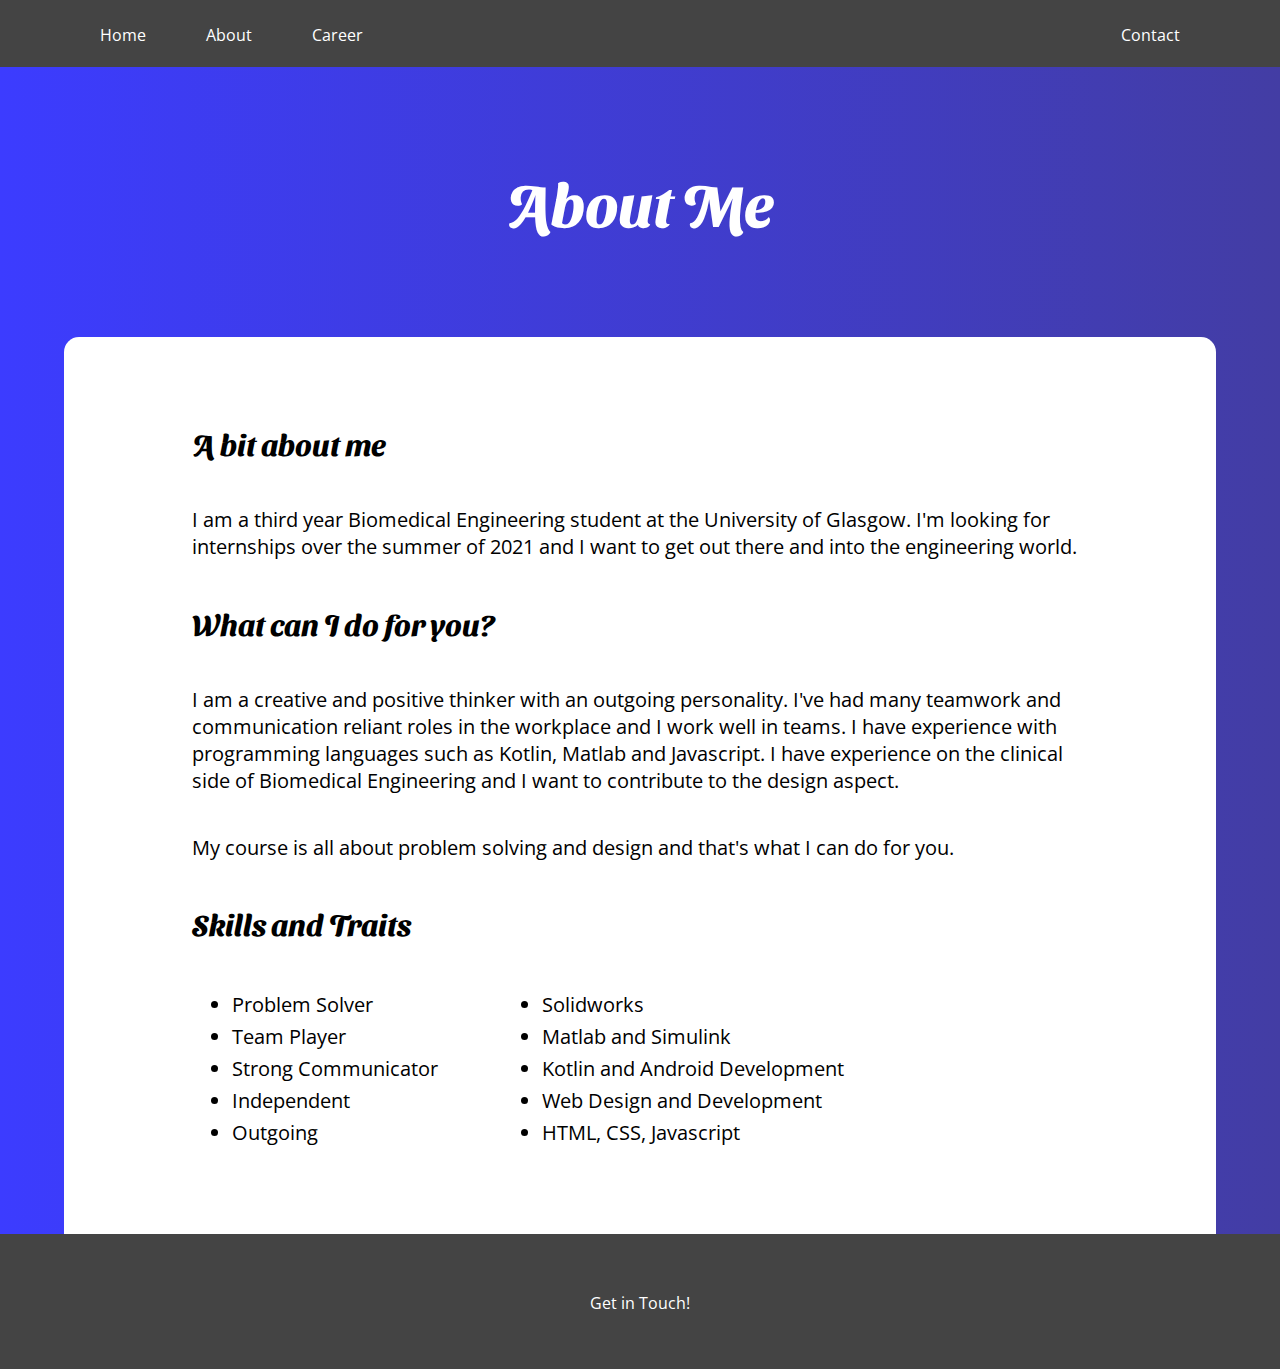
<file: public/about.html>
<!DOCTYPE html>
<html>
<head>
	<title>About</title>
	<link rel="stylesheet" type="text/css" href="style.css">
	<link href="https://fonts.googleapis.com/css2?family=Open+Sans:wght@600&display=swap" rel="stylesheet">
	<link href="https://fonts.googleapis.com/css2?family=Sansita+Swashed:wght@700&display=swap" rel="stylesheet">
</head>
<body>
	<header>
        <nav class="nav-menu">
        	<ul class="menu">
                <li class="left menu-item">
                    <a href="index.html">Home</a>
                </li>
        		<li class="menu-item">
        			<a href="about.html">About</a>
        		</li>
        		<li class="menu-item">
        			<a href="career.html">Career</a>
        		</li>
        		<li class="right menu-item">
        			<a href="contact.html">Contact</a>
        		</li>
        	</ul>
        </nav>
        <div class="container container-small">
              <div class="fade-in">
                    <h1 class="container-header">About Me</h1>
              </div>
		</div>
    </header>
    <div class="main">
        <h2>A bit about me</h2>
        <p>I am a third year Biomedical Engineering student at the University of Glasgow. I'm looking for internships over the summer of 2021 and I want to get out there and into the engineering world.</p>
    	<h2>What can I do for you?</h2>
        <p>I am a creative and positive thinker with an outgoing personality. I've had many teamwork and communication reliant roles in the workplace and I work well in teams. I have experience with programming languages such as Kotlin, Matlab and Javascript. I have experience on the clinical side of Biomedical Engineering and I want to contribute to the design aspect.</p>
        <p>My course is all about problem solving and design and that's what I can do for you.</p>
        <h2>Skills and Traits</h2>
        <div class="flex-container flex-container-about">
            <ul>
                <li class="sports-list-item">Problem Solver</li>
                <li class="sports-list-item">Team Player</li>
                <li class="sports-list-item">Strong Communicator</li>
                <li class="sports-list-item">Independent</li>
                <li class="sports-list-item">Outgoing</li>
            </ul>
            <ul class="video-spacer-right">
                <li class="sports-list-item">Solidworks</li>
                <li class="sports-list-item">Matlab and Simulink</li>
                <li class="sports-list-item">Kotlin and Android Development</li>
                <li class="sports-list-item">Web Design and Development</li>
                <li class="sports-list-item">HTML, CSS, Javascript</li>
            </ul>
        </div>
    </div>
    <footer>
            <div>
                  <a class="footer-text">Get in Touch!</a>
            </div>
        </footer>
</body>
</html>
</file>
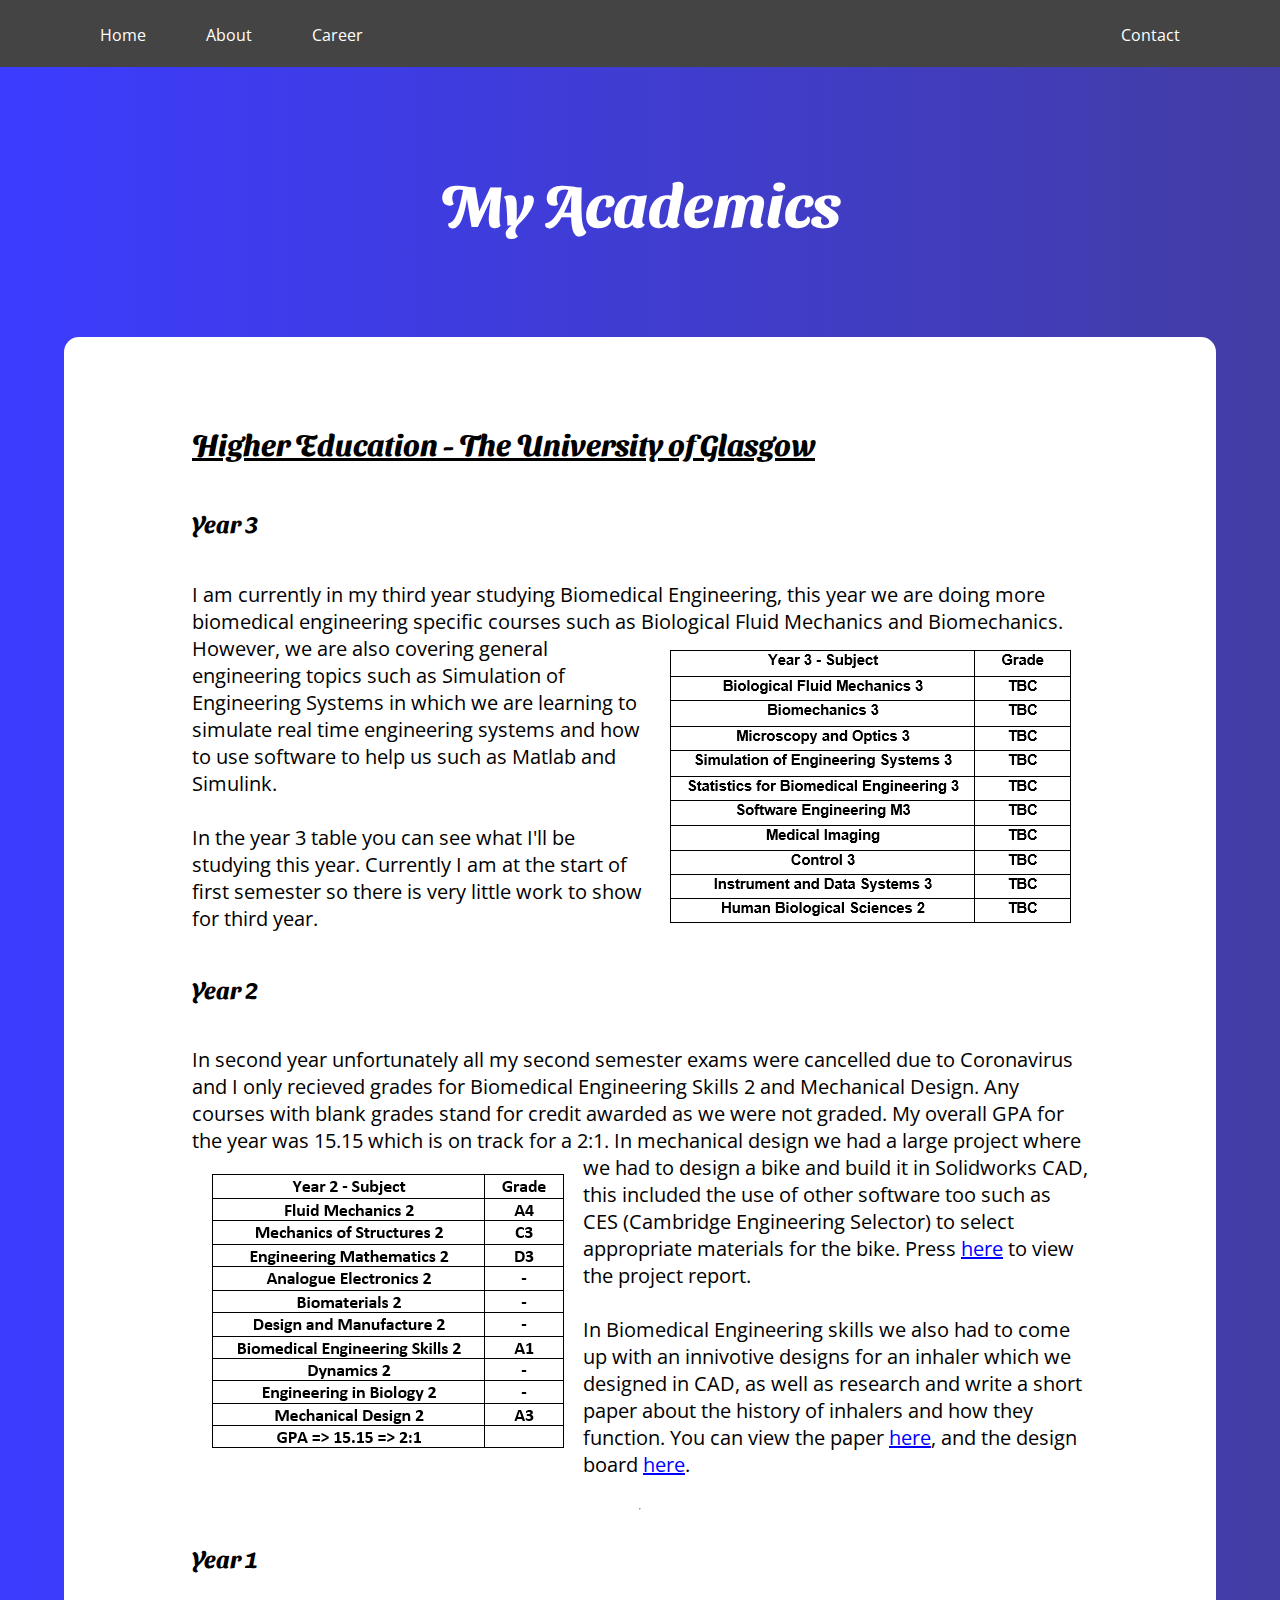
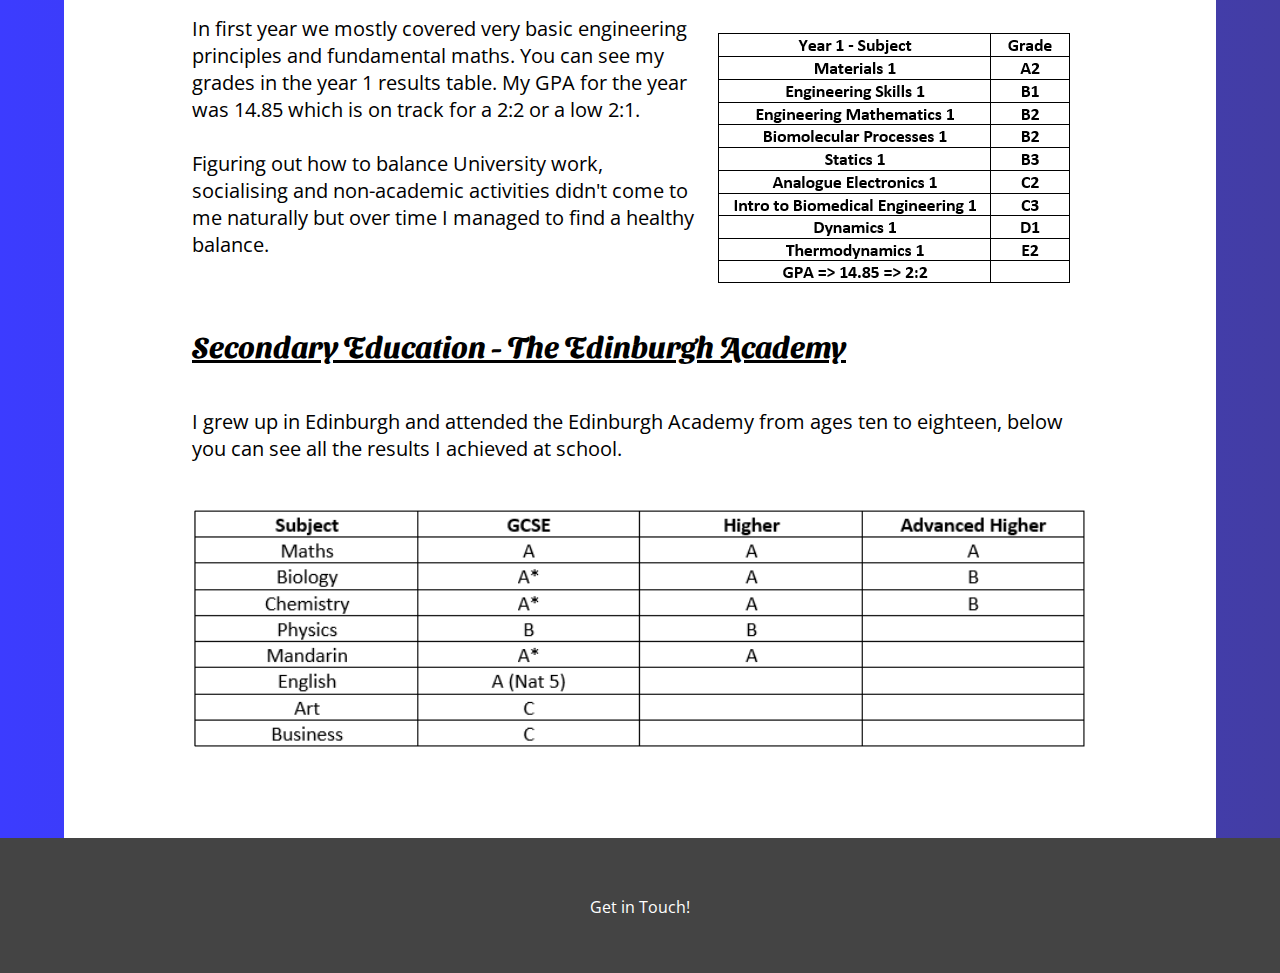
<file: public/academics.html>
<!DOCTYPE html>
<html>
<head>
	<title>Academics</title>
	<link rel="stylesheet" type="text/css" href="style.css">
	<link href="https://fonts.googleapis.com/css2?family=Open+Sans:wght@600&display=swap" rel="stylesheet">
	<link href="https://fonts.googleapis.com/css2?family=Sansita+Swashed:wght@700&display=swap" rel="stylesheet">
</head>
<body>
	<header>
        <nav class="nav-menu">
        	<ul class="menu">
                <li class="left menu-item">
                    <a href="index.html">Home</a>
                </li>
        		<li class="menu-item">
        			<a href="about.html">About</a>
        		</li>
        		<li class="menu-item">
        			<a href="career.html">Career</a>
        		</li>
        		<li class="right menu-item">
        			<a href="contact.html">Contact</a>
        		</li>
        	</ul>
        </nav>
        <div class="container container-small">
            <div class="fade-in">
                <h1 class="container-header">My Academics</h1>
            </div>
		</div>
    </header>
    <div class="main">
    	<h2><u>Higher Education - The University of Glasgow</u></h2>
    	<h3>Year 3</h3>
    	<div>
    		<p>I am currently in my third year studying Biomedical Engineering, this year we are doing more biomedical engineering specific courses such as Biological Fluid Mechanics and Biomechanics. However,<img class="float-right" src="./tables/year_3.PNG"> we are also covering general engineering topics such as Simulation of Engineering Systems in which we are learning to simulate real time engineering systems and how to use software to help us such as Matlab and Simulink.<br><br>
    		In the year 3 table you can see what I'll be studying this year. Currently I am at the start of first semester so there is very little work to show for third year.</p>
    	</div>
    	<h3>Year 2</h3>
    	<div>
    		<p>In second year unfortunately all my second semester exams were cancelled due to Coronavirus and I only recieved grades for Biomedical Engineering Skills 2 and Mechanical Design. Any courses with blank grades stand for credit awarded as we were not graded. My overall GPA for the year was 15.15 which is on track for a 2:1. In mechanical design we had a large project where we had to design a bike and build it in Solidworks CAD,<img class="float-left" src="./tables/year_2.PNG"> this included the use of other software too such as CES (Cambridge Engineering Selector) to select appropriate materials for the bike. Press <a class="embedded-link" href="./pdfs/MD27 - Report.pdf" target="_blank">here</a> to view the project report.<br><br>In Biomedical Engineering skills we also had to come up with an innivotive designs for an inhaler which we designed in CAD, as well as research and write a short paper about the history of inhalers and how they function. You can view the paper <a class="embedded-link" href="./pdfs/Inhaler report - Finlay McAndrew.pdf" target="_blank">here</a>, and the design board <a class="embedded-link" href="./pdfs/Design board - Finlay McAndrew.pdf" target="_blank">here</a>.</p>
    	</div>
    	<hr>
    	<h3>Year 1</h3>
    	<div>
    		<p><img class="float-right" src="./tables/year_1.PNG">In first year we mostly covered very basic engineering principles and fundamental maths. You can see my grades in the year 1 results table. My GPA for the year was 14.85 which is on track for a 2:2 or a low 2:1. <br><br> 
    		Figuring out how to balance University work, socialising and non-academic activities didn't come to me naturally but over time I managed to find a healthy balance.
    		</p>
    	</div>
    	<h2><u>Secondary Education - The Edinburgh Academy</u></h2>
    	<p>I grew up in Edinburgh and attended the Edinburgh Academy from ages ten to eighteen, below you can see all the results I achieved at school.</p>
    	<img class="high-school-table centre-img" src="./tables/high_school.PNG">
    </div>
    <footer>
        <div>
            <a class="footer-text" href="contact.html">Get in Touch!</a>
        </div>
    </footer>
</body>
</html>
</file>
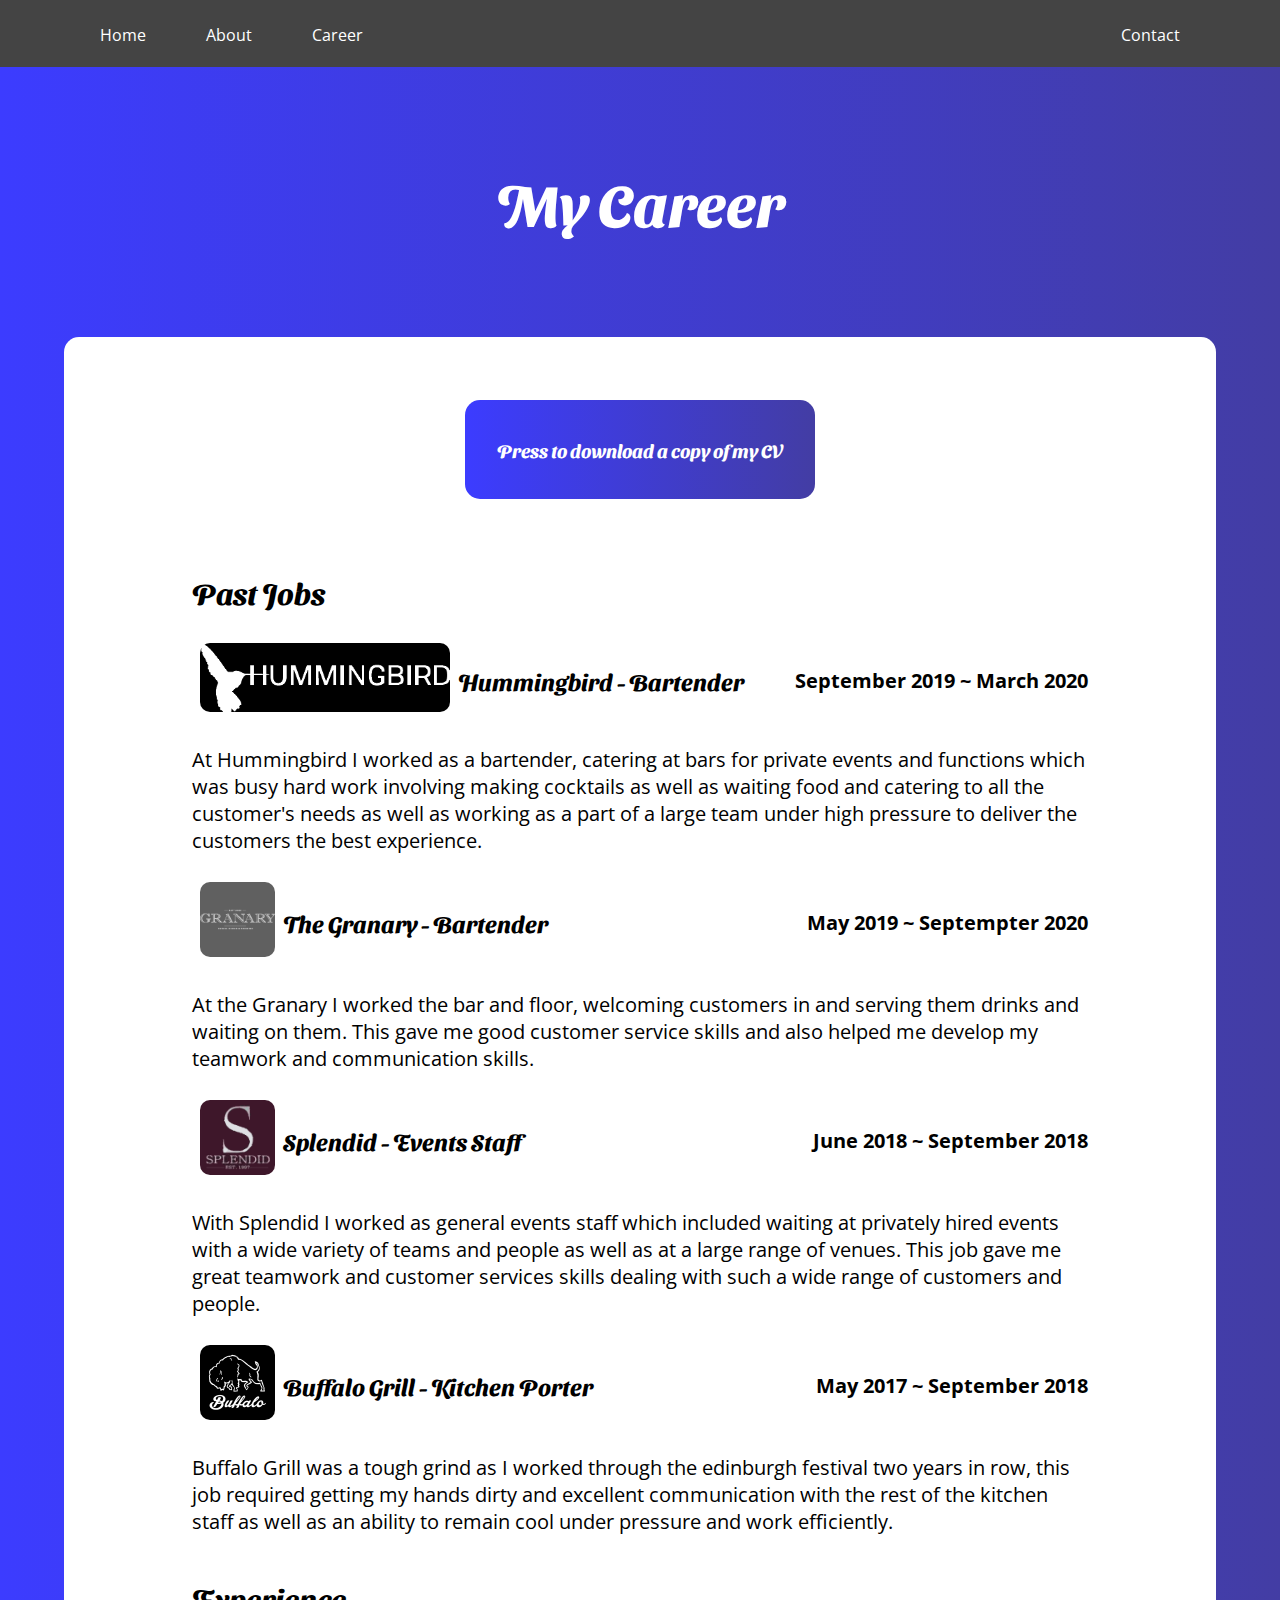
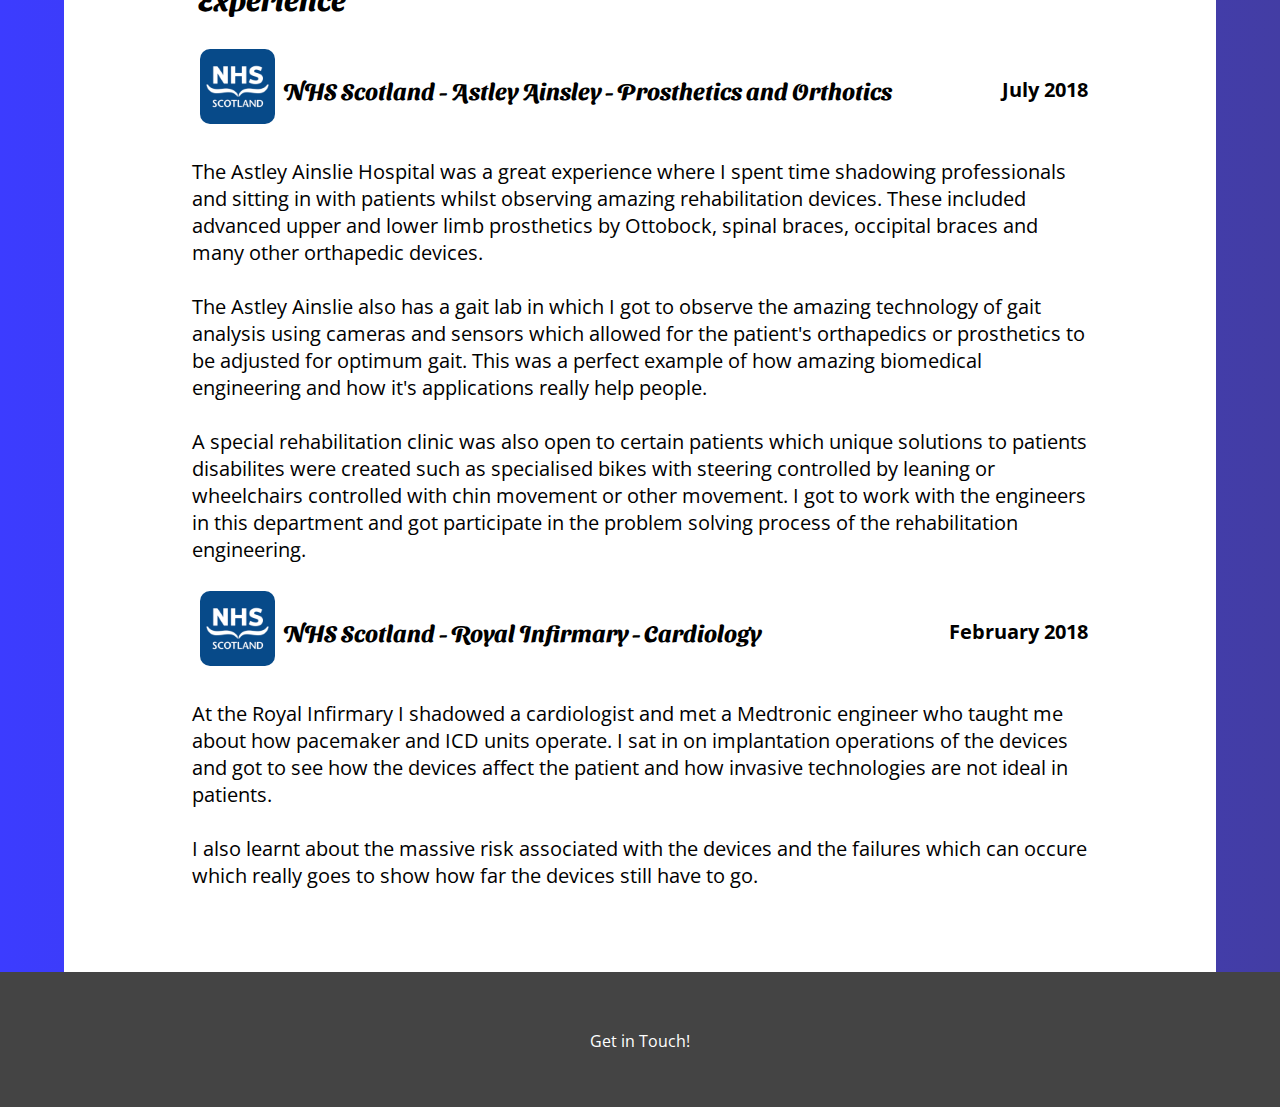
<file: public/career.html>
<!DOCTYPE html>
<html>
<head>
	<title>Career</title>
	<link rel="stylesheet" type="text/css" href="style.css">
	<link href="https://fonts.googleapis.com/css2?family=Open+Sans:wght@600&display=swap" rel="stylesheet">
	<link href="https://fonts.googleapis.com/css2?family=Sansita+Swashed:wght@700&display=swap" rel="stylesheet">
</head>
<body>
	<header>
            <nav class="nav-menu">
            	<ul class="menu">
                    <li class="left menu-item">
                        <a href="index.html">Home</a>
                    </li>
            		<li class="menu-item">
            			<a href="about.html">About</a>
            		</li>
            		<li class="menu-item">
            			<a href="career.html">Career</a>
            		</li>
            		<li class="right menu-item">
            			<a href="contact.html">Contact</a>
            		</li>
            	</ul>
            </nav>
            <div class="container container-small">
                  <div class="fade-in">
                        <h1 class="container-header">My Career</h1>
                  </div>
		</div>
        </header>
        <div class="main">
        	<div class="button-link-outer">
        		<a class="button-link" href="./pdfs/Finlay McAndrew - Academic CV.pdf" target="_blank">
        			<div class="button zone">
        				<h3>Press to download a copy of my CV</h3>
        			</div>
        		</a>
        	</div>
        	<h2>Past Jobs</h2>
        	<div>
        		<div class="job-container">
                    <div>
                        <img class="side-img wide-img" src="./img/hummingbird-logo.png">
                    </div>
        			<div>
        				<h3>Hummingbird - Bartender</h3>
        			</div>
        			<div class="job-date">
        				<h4>September 2019 ~ March 2020</h4>
        			</div>
        		</div>
        		<p>
        			At Hummingbird I worked as a bartender, catering at bars for private events and functions which was busy hard work involving making cocktails as well as waiting food and catering to all the customer's needs as well as working as a part of a large team under high pressure to deliver the customers the best experience.
        		</p>
        		
        		<div class="job-container">
                    <div>
                        <img class="side-img" src="./img/the-granary-logo.jpg">
                    </div>
        			<div>
        				<h3>The Granary - Bartender</h3>
        			</div>
        			<div class="job-date">
        				<h4>May 2019 ~ Septempter 2020</h4>
        			</div>
        		</div>
        		<p>
        			At the Granary I worked the bar and floor, welcoming customers in and serving them drinks and waiting on them. This gave me good customer service skills and also helped me develop my teamwork and communication skills.
        		</p>
        		<div class="job-container">
                    <div>
                        <img class="side-img" src="./img/splendid-logo.png">
                    </div>
        			<div>
        				<h3>Splendid - Events Staff</h3>
        			</div>
        			<div class="job-date">
        				<h4>June 2018 ~ September 2018</h4>
        			</div>
        		</div>
        		<p>
        			With Splendid I worked as general events staff which included waiting at privately hired events with a wide variety of teams and people as well as at a large range of venues. This job gave me great teamwork and customer services skills dealing with such a wide range of customers and people.
        		</p>
        		<div class="job-container">
                    <div>
                        <img class="side-img" src="./img/buffalo-logo.png">
                    </div>
        			<div>
        				<h3>Buffalo Grill - Kitchen Porter</h3>
        			</div>
        			<div class="job-date">
        				<h4>May 2017 ~ September 2018</h4>
        			</div>
        		</div>
        		<p>
        			Buffalo Grill was a tough grind as I worked through the edinburgh festival two years in row, this job required getting my hands dirty and excellent communication with the rest of the kitchen staff as well as an ability to remain cool under pressure and work efficiently.
        		</p>
        	</div>
        	<h2>Experience</h2>
        	<div>
        		<div class="job-container">
                    <div>
                        <img class="side-img" src="./img/nhs_scotland.png">
                    </div>
        			<div>
        				<h3>NHS Scotland - Astley Ainsley - Prosthetics and Orthotics</h3>
        			</div>
        			<div class="job-date">
        				<h4>July 2018</h4>
        			</div>
        		</div>
        		<p>
        			The Astley Ainslie Hospital was a great experience where I spent time shadowing professionals and sitting in with patients whilst observing amazing rehabilitation devices. These included advanced upper and lower limb prosthetics by Ottobock, spinal braces, occipital braces and many other orthapedic devices.<br><br>
        			The Astley Ainslie also has a gait lab in which I got to observe the amazing technology of gait analysis using cameras and sensors which allowed for the patient's orthapedics or prosthetics to be adjusted for optimum gait. This was a perfect example of how amazing biomedical engineering and how it's applications really help people.<br><br>
        			A special rehabilitation clinic was also open to certain patients which unique solutions to patients disabilites were created such as specialised bikes with steering controlled by leaning or wheelchairs controlled with chin movement or other movement. I got to work with the engineers in this department and got participate in the problem solving process of the rehabilitation engineering.
        		</p>
        	</div>
        	<div>
        		<div class="job-container">
                    <div>
                        <img class="side-img" src="./img/nhs_scotland.png">
                    </div>
        			<div>
        				<h3>NHS Scotland - Royal Infirmary - Cardiology</h3>
        			</div>
        			<div class="job-date">
        				<h4>February 2018</h4>
        			</div>
        		</div>
        		<p>
        			At the Royal Infirmary I shadowed a cardiologist and met a Medtronic engineer who taught me about how pacemaker and ICD units operate. I sat in on implantation operations of the devices and got to see how the devices affect the patient and how invasive technologies are not ideal in patients. <br><br>

        			I also learnt about the massive risk associated with the devices and the failures which can occure which really goes to show how far the devices still have to go.
        		</p>
        	</div>
        </div>
        <footer>
            <div>
                  <a class="footer-text">Get in Touch!</a>
            </div>
        </footer>
</body>
</html>
</file>
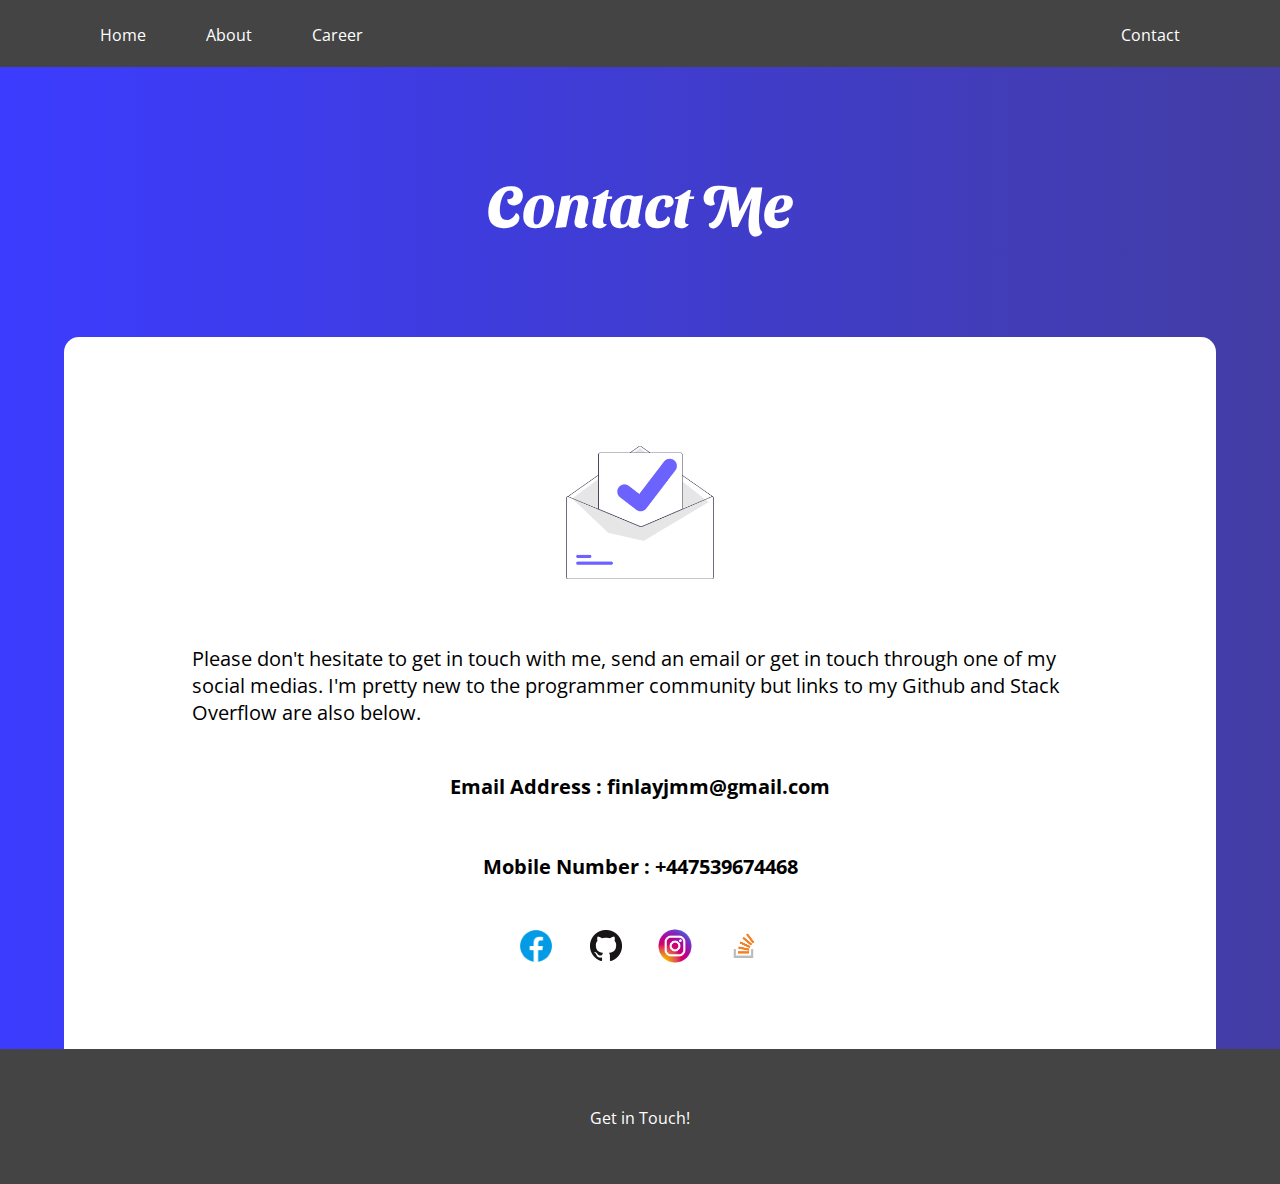
<file: public/contact.html>
<!DOCTYPE html>
<html>
<head>
	<title>Contact Me</title>
	<link rel="stylesheet" type="text/css" href="style.css">
	<link href="https://fonts.googleapis.com/css2?family=Open+Sans:wght@600&display=swap" rel="stylesheet">
	<link href="https://fonts.googleapis.com/css2?family=Sansita+Swashed:wght@700&display=swap" rel="stylesheet">
</head>
<body>
	<header>
            <nav class="nav-menu">
            	<ul class="menu">
                    <li class="left menu-item">
                        <a href="index.html">Home</a>
                    </li>
            		<li class="menu-item">
            			<a href="about.html">About</a>
            		</li>
            		<li class="menu-item">
            			<a href="career.html">Career</a>
            		</li>
            		<li class="right menu-item">
            			<a href="contact.html">Contact</a>
            		</li>
            	</ul>
            </nav>
            <div class="container container-small">
                  <div class="fade-in">
                        <h1 class="container-header">Contact Me</h1>
                  </div>
			</div>
        </header>
        <div class="main">
        	<img class="centre-img" src="./img/contact.png">
        	<p>
        		Please don't hesitate to get in touch with me, send an email or get in touch through one of my social medias. I'm pretty new to the programmer community but links to my Github and Stack Overflow are also below. 
        	</p>
        	<h4 class="text-centre">Email Address : finlayjmm@gmail.com</h4>
        	<h4 class="text-centre">Mobile Number : +447539674468</h4>
        	<div class="flex-container">
        		<div class="social-icon social-left small-enlarge">
        			<a href="https://www.facebook.com/finlay.mcandrew.456" target="_blank"><img class ="icon" src="./icons/facebook-logo.png"></a>
        		</div>
        		<div class="social-icon small-enlarge">
        			<a href="https://github.com/finlay888" target="_blank"><img class ="icon" src="./icons/github-logo.png"></a>
        		</div>
        		<div class="social-icon small-enlarge">
        			<a href="https://www.instagram.com/finlay.mcandrew/" target="_blank"><img class ="icon" src="./icons/insta-icon.png"></a>
        		</div>
        		<div class="social-icon social-right small-enlarge">
        			<a href="https://stackoverflow.com/users/14259841/finlay-mca888?tab=profile" target="_blank"><img class ="icon" src="./icons/so-icon.png"></a>
        		</div>
        	</div>
        </div>
        <footer>
            <div>
                <a class="footer-text">Get in Touch!</a>
            </div>
        </footer>
</body>
</html>
</file>
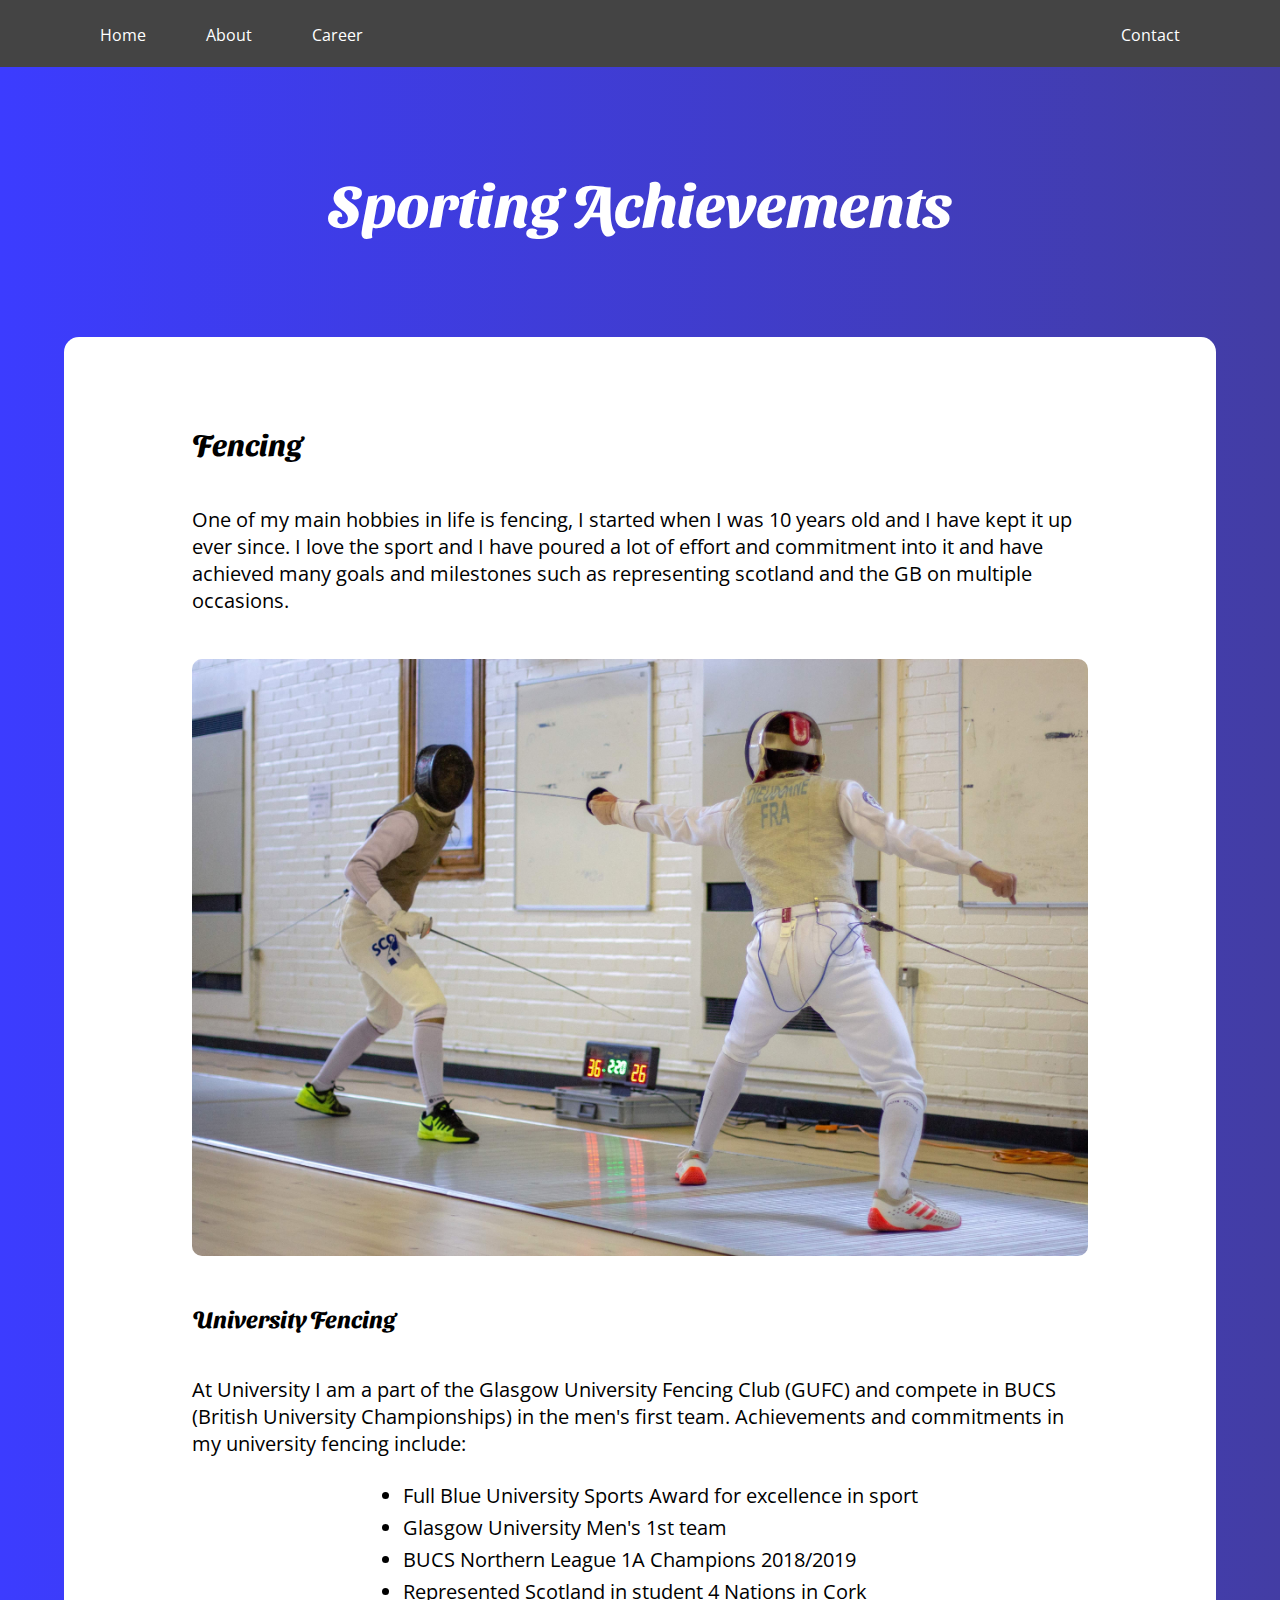
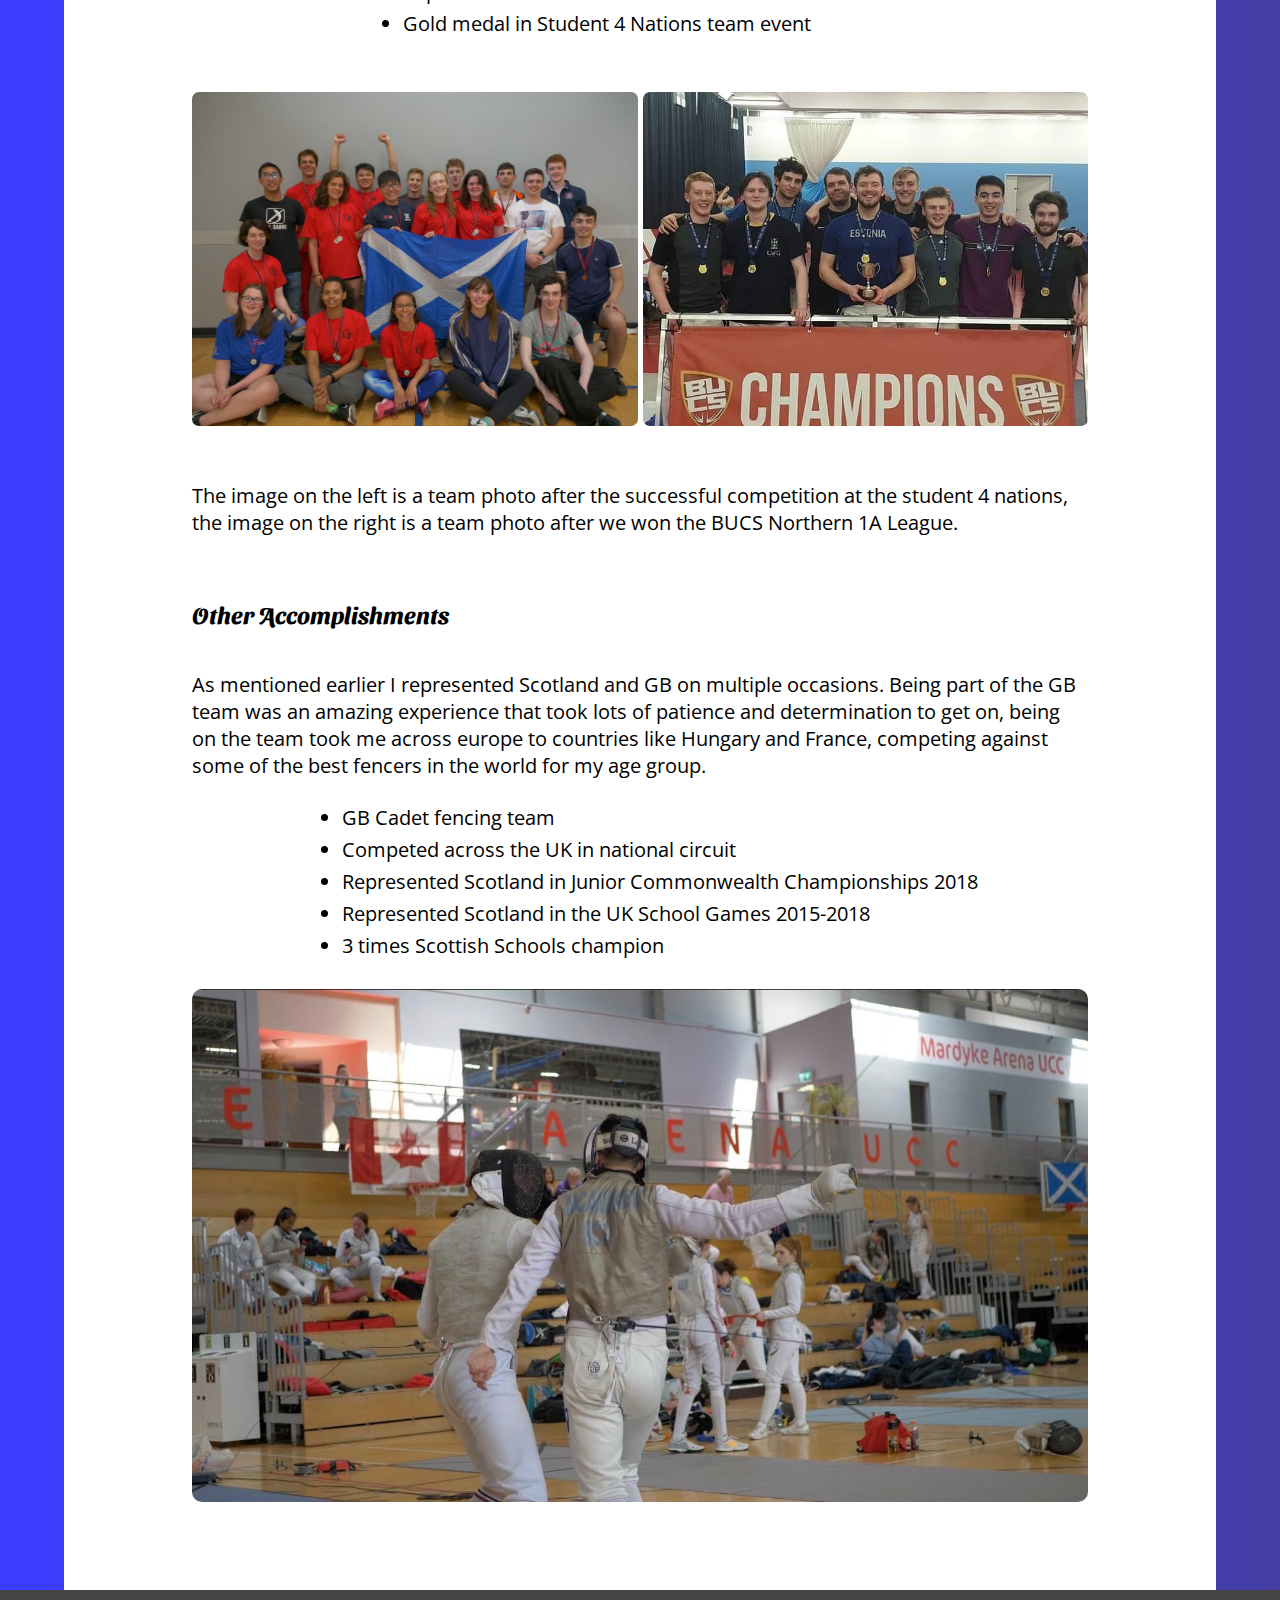
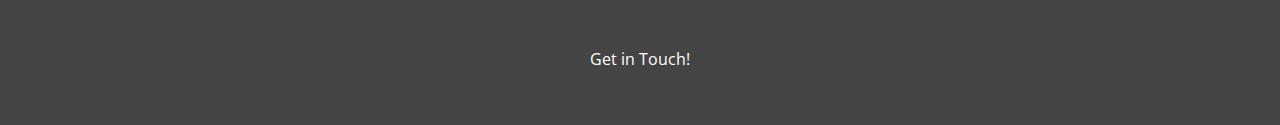
<file: public/sports.html>
<!DOCTYPE html>
<html>
<head>
	<title>Sporting Achievements</title>
	<link rel="stylesheet" type="text/css" href="style.css">
	<link href="https://fonts.googleapis.com/css2?family=Open+Sans:wght@600&display=swap" rel="stylesheet">
	<link href="https://fonts.googleapis.com/css2?family=Sansita+Swashed:wght@700&display=swap" rel="stylesheet">
</head>
<body>
	<header>
        <nav class="nav-menu">
        	<ul class="menu">
                <li class="left menu-item">
                    <a href="index.html">Home</a>
                </li>
        		<li class="menu-item">
        			<a href="about.html">About</a>
        		</li>
        		<li class="menu-item">
        			<a href="career.html">Career</a>
        		</li>
        		<li class="right menu-item">
        			<a href="contact.html">Contact</a>
        		</li>
        	</ul>
        </nav>
        <div class="container container-small">
            <div class="fade-in">
                <h1 class="container-header">Sporting Achievements</h1>
            </div>
		</div>
    </header>
    <div class="main">
        <h2>Fencing</h2>
        <p>One of my main hobbies in life is fencing, I started when I was 10 years old and I have kept it up ever since. I love the sport and I have poured a lot of effort and commitment into it and have achieved many goals and milestones such as representing scotland and the GB on multiple occasions. </p>
        <img class="centre-img sports-top-image" src="./img/fencing1.JPG">
        <h3>University Fencing</h3>
        <p>At University I am a part of the Glasgow University Fencing Club (GUFC) and compete in BUCS (British University Championships) in the men's first team. Achievements and commitments in my university fencing include:
            <ul class="centre">
                <li class="sports-list-item">Full Blue University Sports Award for excellence in sport</li>
                <li class="sports-list-item">Glasgow University Men's 1st team</li>
                <li class="sports-list-item">BUCS Northern League 1A Champions 2018/2019</li>
                <li class="sports-list-item">Represented Scotland in student 4 Nations in Cork</li>
                <li class="sports-list-item">Gold medal in Student 4 Nations team event</li>
            </ul>
        <div class="sports-image-container">
            <div>
                <img class="sports-bucs-image" src="./img/fencing2.JPG">
            </div>
            <div>
                <img class="sports-bucs-image" src="./img/fencing4.JPG">
            </div>
        </div>
        The image on the left is a team photo after the successful competition at the student 4 nations, the image on the right is a team photo after we won the BUCS Northern 1A League.
        </p>
        <h3>Other Accomplishments</h3>
        <p>As mentioned earlier I represented Scotland and GB on multiple occasions. Being part of the GB team was an amazing experience that took lots of patience and determination to get on, being on the team took me across europe to countries like Hungary and France, competing against some of the best fencers in the world for my age group.</p>
        <ul class="centre">
            <li class="sports-list-item">GB Cadet fencing team</li>
            <li class="sports-list-item">Competed across the UK in national circuit</li>
            <li class="sports-list-item">Represented Scotland in Junior Commonwealth Championships 2018</li>
            <li class="sports-list-item">Represented Scotland in the UK School Games 2015-2018</li>
            <li class="sports-list-item">3 times Scottish Schools champion</li>
        </ul>
        <img class="centre-img sports-top-image" src="./img/fencing3.jpeg">
    </div>
    <footer>
        <div>
            <a class="footer-text" href="contact.html">Get in Touch!</a>
        </div>
    </footer>
</body>
</html>
</file>
<file: public/style.css>
body{
    margin:0;
    padding:0;
    font-size: 20px;
    font-family:'Open Sans', sans-serif;
    background: linear-gradient(to right, rgb(60, 60, 255), rgb(67, 61, 164));
}

header{
    background-color: #abcdeb;
}

h2{
    font-family: 'Sansita Swashed', cursive;
}

h3{
    font-family: 'Sansita Swashed', cursive;
}


/********************************************************************************

/* nav menu */

.nav-menu{
    background-color: #444;
    padding: 10px ;
}

.menu{
	display: flex;
	width: span;
    flex-wrap: wrap;
    list-style: none;
    padding-left: 0;
    margin-block-start:0;
    margin-block-end:0;
}
.menu-item{
    text-decoration: none;
    margin: 10px 30px 10px 30px;
    transition: all 0.3s linear;
}
.menu-item:hover{
	-webkit-transform: scale(1.2);
    -moz-transform: scale(1.2);
    -o-transform: scale(1.2);
    transform: scale(1.2);
    transition: transform 0.3s;
}
.left{
    margin-left: 10vh;
}
.right{
	margin-left: auto;
    margin-right: 10vh;
}
a{
    color: white;
    text-decoration: none;
    font-size:0.8em;
}

/********************************************************************************

/* cover */

.fade-in {
animation: fadeIn ease 1s;
-webkit-animation: fadeIn ease 1s;
-moz-animation: fadeIn ease 1s;
-o-animation: fadeIn ease 1s;
-ms-animation: fadeIn ease 1s;
}
@keyframes fadeIn {
0% {opacity:0;}
100% {opacity:1;}
}

@-moz-keyframes fadeIn {
0% {opacity:0;}
100% {opacity:1;}
}

@-webkit-keyframes fadeIn {
0% {opacity:0;}
100% {opacity:1;}
}

@-o-keyframes fadeIn {
0% {opacity:0;}
100% {opacity:1;}
}

@-ms-keyframes fadeIn {
0% {opacity:0;}
100% {opacity:1;}
}

.container {
    /*show heigh: auto*/
    height: 70vh;
    width: 100%;
    background: linear-gradient(to right, rgb(60, 60, 255), rgb(67, 61, 164));
    display: flex;
    justify-content: center;
    align-items: center;
}

.container-small {
    height: 30vh;
}

.container-header {
    font-family: 'Sansita Swashed', cursive;
    color: white;
    font-size: 60px
}

.container-des {
    margin-block-start: 0;
    margin-block-end: 0;
    color: white;
    font-size: 30px;
}

.zone:hover {
    -webkit-box-shadow:rgba(0,0,0,0.8) 0px 5px 15px, inset rgba(0,0,0,0.15) 0px -10px 20px;
    -moz-box-shadow:rgba(0,0,0,0.8) 0px 5px 15px, inset rgba(0,0,0,0.15) 0px -10px 20px;
    -o-box-shadow:rgba(0,0,0,0.8) 0px 5px 15px, inset rgba(0,0,0,0.15) 0px -10px 20px;
    box-shadow:rgba(0,0,0,0.8) 0px 5px 15px, inset rgba(0,0,0,0.15) 0px -10px 20px;
    -webkit-transform: scale(1.05);
    -moz-transform: scale(1.05);
    -o-transform: scale(1.05);
    transform: scale(1.05);
    transition: transform 0.5s, box-shadow 0.5s;
}
.cover {
    height: 70vh;
    margin-right: 15px;
} 

/********************************************************************************

Main Body */

.main {
    display: grid;
    border-radius: 15px 15px 0 0;
    padding-top: 7vh;
    padding-left: 10vw;
    padding-right: 10vw;
    margin-right: 5vw;
    margin-left: 5vw;
    padding-bottom: 7vh;
    background-color: white;
}

.extend-main{
    border-radius: 0;
}

/********************************************************************************

/* grid stuffs */

.grid-wrapper {
    display: inline-grid;
    grid-template-columns: 1fr 1fr 1fr 1fr 1fr;
    grid-template-rows: auto auto;
    grid-column-gap: 5vw;
    grid-row-gap: 5vw;
    align-items: center;
    justify-content: center;
    padding-top: 2vh;
    padding-left: 10vw;
    padding-right: 10vw;
    margin-right: 5vw;
    margin-left: 5vw;
    padding-bottom: 7vh;
    background-color: white;
}

.box {
    cursor: pointer;
    background-color: #444;
    padding: 5px;
    position: relative;
    text-align: center;
    border-radius: 10px;
    transition: all 0.5s linear
}

.grid-image {
    width: 100%;
    height: auto;
    margin: 0;
     -webkit-mask-image:-webkit-gradient(linear, left top, left bottom, from(rgba(0,0,0,1)), to(rgba(0,0,0,0)));
      mask-image: linear-gradient(to bottom, rgba(0,0,0,1), rgba(0,0,0,0));
      border-radius: 10px;
}

.image-overtext {
    position: absolute;
    bottom: 8px;
    left: 8px;
    color: white;
    font-size: 30px;
}

.item-1 {
    grid-column-start: 1;
    grid-column-end: 4;
}

.item-2 {
    grid-column-start: 4;
    grid-column-end: 6;
}

.item-3 {
    grid-column-start: 1;
    grid-column-end: 3;
}

.item-4 {
    grid-column-start: 3;
    grid-column-end: 6;
}

/*******************************************************************

Footer */

footer {
    display: flex;
    justify-content: center;
    align-items: center;
    background-color: #444;
    padding:6vh 0 6vh 0; 
}

.footer-text {
    color: white;
    font-size: 0.8em;
    text-align: center;
    width: 100%;
}

footer > div:hover{
    cursor: pointer;
    -webkit-transform: scale(1.2);
    -moz-transform: scale(1.2);
    -o-transform: scale(1.2);
    transform: scale(1.2);
    transition: transform 0.3s;
}

footer > div {
    margin: auto;
    margin-left: auto;
    margin-right: auto;
    margin-block-start:0;
    margin-block-end:0;
    transition: transform 0.3s;
}

/**************************************************************

Reactivity */

@media screen and (max-width: 750px) {
    .container-des {
        font-size: 0.75em;
    }
    .container-header{
        font-size: 1.5em;
    }
    .image-overtext {
        font-size: 20px;
    }
    .cover{
        height: 50vw;
        margin-right: 0;
    }
    .container{
        height: 50vw;
    }
}

/**************************************************************

Careers*/

.button-link-outer{
    display: grid;
    align-items: center;
    justify-content: center;
    margin-bottom: 50px;
}

.button-link{
    width: 350px;
}

.button{
    text-align: center;
    height: auto;
    width: 350px;
    padding-top: 20px;
    padding-bottom: 20px;
    border-radius: 15px;
    background: linear-gradient(to right, rgb(60, 60, 255), rgb(67, 61, 164));
    transition: all 0.5s;
}

.job-container{
    display: flex;
    width: span;
    align-items: center;
}

.job-date{
    margin-left: auto;
}

.centre-img{
    margin: 25px auto 25px auto;
    height: 175px;
    width: auto;
    border-radius: 10px;
}

.side-img{
    margin: 8px;
    height: 75px;
    border-radius: 10px;
}

.wide-img{
    height: auto;
    width: 250px;
}

/*******************************************************

Contact */

.flex-container {
    display: flex;
    width: 100%;
    flex-wrap: wrap;
    align-items: center;
    margin: 20px 0 20px 0;
}

.social-icon {
    height: 40px;
    margin: 0 15px 0 15px;
    width: auto;
}

.icon {
    height: 40px;
    width: auto;
    transition: all 0.3s;
}

.social-right{
    margin-right: auto;
}

.social-left{
    margin-left: auto;
}

.small-enlarge:hover{
    -webkit-transform: scale(1.2);
    -moz-transform: scale(1.2);
    -o-transform: scale(1.2);
    transform: scale(1.2);
    transition: transform 0.3s;
}

.text-centre{
    text-align: center;
}

/*******************************************************************

Academics */

.float-left{
    float: left;
    margin: 15px;
}

.float-right{
    float: right;
    margin: 15px;
}

.high-school-table{
    width: 100%;
    height: auto;
}

.embedded-link{
    color: blue;
    text-decoration: underline;
    font-size: 1em;
}

/**************************************************************

Sports */

.sports-top-image{
    width: 100%;
    height: auto;
}

.sports-bucs-image{
    border-radius: 7px;
    width: 100%;
    height: auto;
}

.sports-image-container{
    display: grid;
    margin: 50px 0 50px 0;
    grid-template-columns: 1fr 1fr;
    flex-wrap: wrap;
    grid-gap: 5px;
    align-items: center;
    justify-content: center;
}

.centre{
    margin: 0 auto 0 auto;
}

.sports-list-item{
    margin: 5px 0 5px 0;
}

/**************************************************************

Coding */

.program-icon {
    height: 100px;
    margin: 0 15px 0 15px;
    width: auto;
}

.program-left {
    margin-left: auto;
}

.program-right {
    margin-right: auto;
}

.inner-program-icon {
    height: 100px;
    width: auto;
    transition: all 0.3s;
}

.video-container {
    width: 100%;
    margin-top: 30px;
    margin-bottom: 30px;
    display: flex;
    flex-wrap: wrap;
}

.video-spacer-left {
    margin-right: 5vw
}

.video-spacer-right {
    margin-left: 5vw
}

.flex-container-about{
    margin: 0px;
}
</file>
